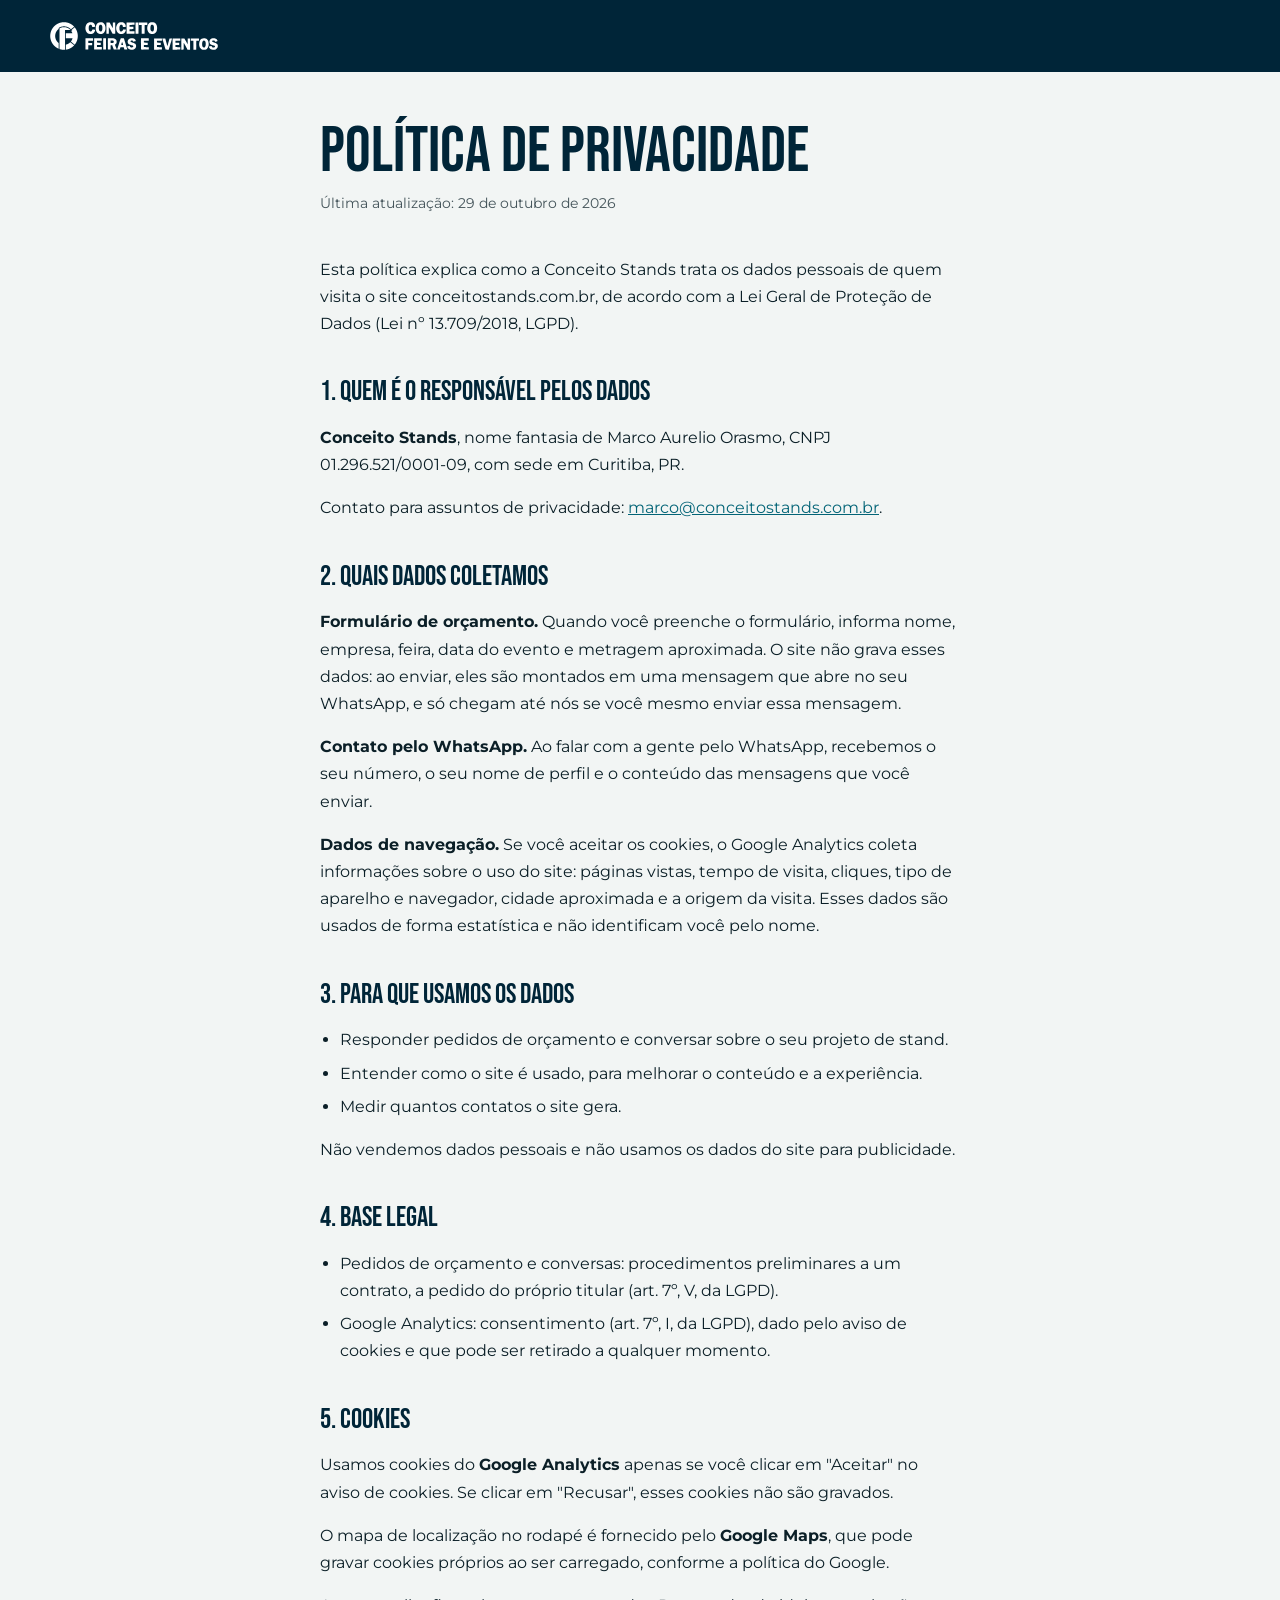
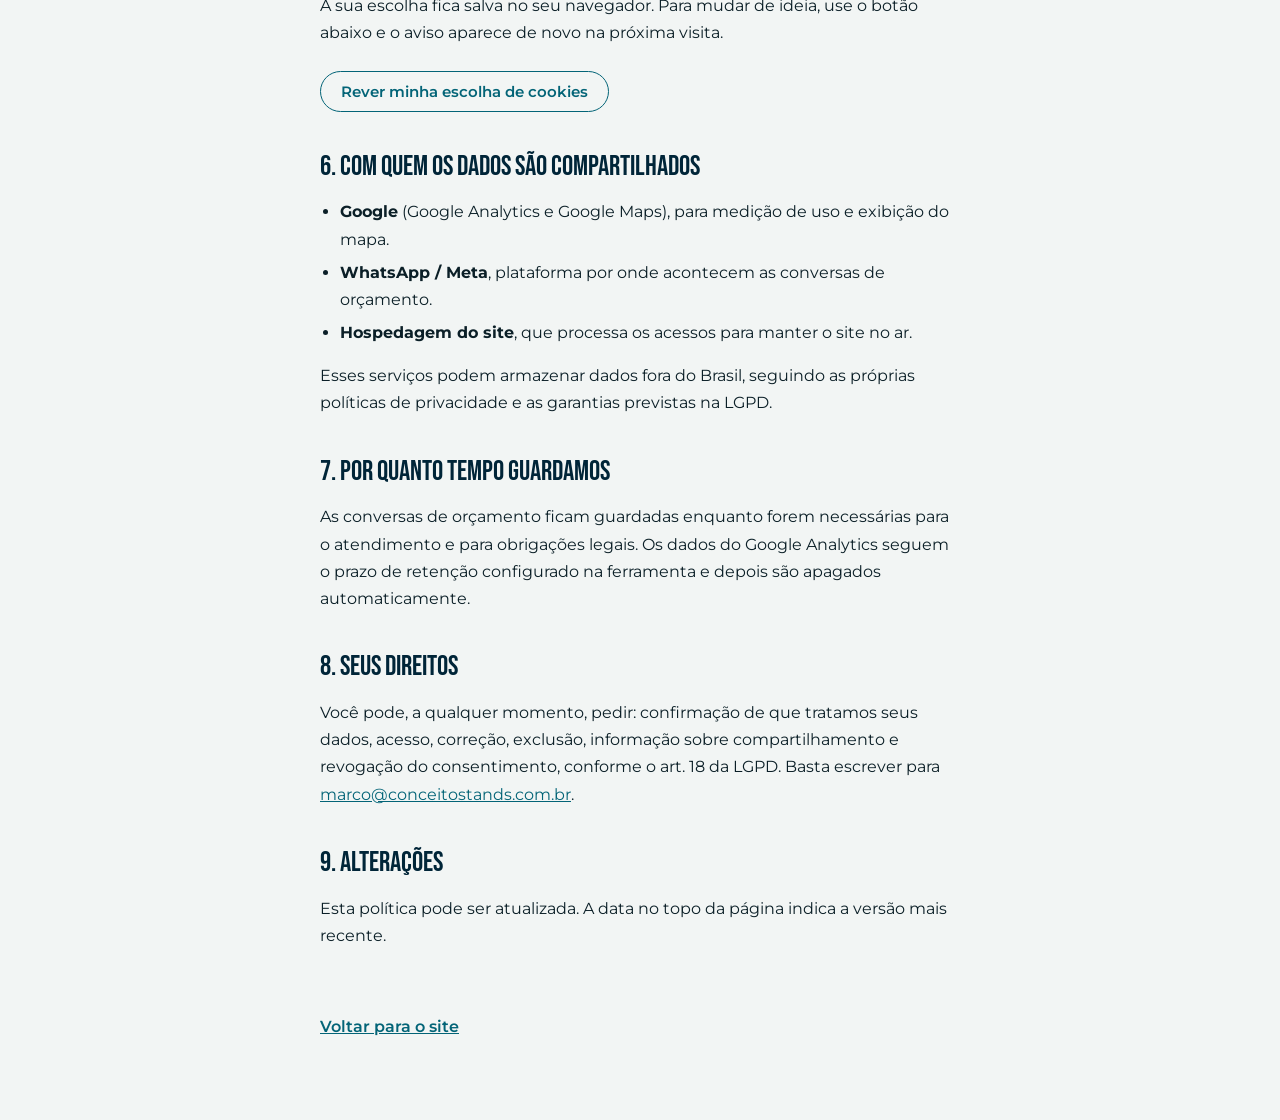
<file: politica-de-privacidade.html>
<!doctype html>
<html lang="pt-BR">
<head>
  <meta charset="UTF-8" />
  <meta name="viewport" content="width=device-width, initial-scale=1" />
  <title>Política de Privacidade | Conceito Stands</title>
  <meta name="description" content="Como a Conceito Stands trata os dados pessoais e os cookies do site conceitostands.com.br, conforme a LGPD." />
  <link rel="canonical" href="https://conceitostands.com.br/politica-de-privacidade.html" />
  <meta name="theme-color" content="#002538" />
  <link rel="icon" href="/assets/brand/favicon/favicon.ico" sizes="any" />
  <link rel="icon" href="/assets/brand/favicon/favicon.svg" type="image/svg+xml" />
  <link rel="stylesheet" href="/assets/brand/css/tokens.css?v=20261029" />
  <style>
    *, *::before, *::after { box-sizing: border-box; }
    html { -webkit-text-size-adjust: 100%; }
    body {
      margin: 0;
      background: var(--color-off-white);
      color: var(--color-text);
      font-family: var(--font-body);
      line-height: 1.7;
    }
    .top { background: var(--color-navy); padding: 20px var(--page-gutter); }
    .top img { display: block; width: 172px; height: auto; }
    main { max-width: 46rem; margin: 0 auto; padding: 48px var(--page-gutter) 80px; }
    h1 {
      margin: 0 0 8px;
      font-family: var(--font-display);
      font-weight: 400;
      font-size: clamp(2.5rem, 8vw, 4rem);
      line-height: 1;
      color: var(--color-navy);
    }
    .updated { margin: 0 0 40px; font-size: 0.875rem; opacity: 0.75; }
    h2 {
      margin: 40px 0 12px;
      font-family: var(--font-display);
      font-weight: 400;
      font-size: 1.75rem;
      line-height: 1.1;
      color: var(--color-navy);
    }
    p, li { font-size: 1rem; }
    ul { padding-left: 1.25rem; }
    li { margin-bottom: 6px; }
    a { color: var(--color-teal); }
    a:focus-visible, button:focus-visible { outline: 2px solid var(--color-teal); outline-offset: 3px; }
    .back { display: inline-block; margin-top: 48px; font-weight: 600; }
    .reset {
      margin-top: 8px;
      padding: 10px 20px;
      border: 1.5px solid var(--color-teal);
      border-radius: 999px;
      background: transparent;
      color: var(--color-teal);
      font: 600 0.9375rem var(--font-body);
      cursor: pointer;
    }
    .reset:hover { background: var(--color-teal); color: var(--color-off-white); }
  </style>
</head>
<body>
  <header class="top">
    <a href="/" aria-label="Conceito Feiras e Eventos, página inicial">
      <img src="/assets/brand/logo/svg/logo-horizontal-branca.svg" alt="Conceito Feiras e Eventos" width="172" height="32" />
    </a>
  </header>

  <main>
    <h1>Política de Privacidade</h1>
    <p class="updated">Última atualização: 29 de outubro de 2026</p>

    <p>Esta política explica como a Conceito Stands trata os dados pessoais de quem visita o site conceitostands.com.br, de acordo com a Lei Geral de Proteção de Dados (Lei nº 13.709/2018, LGPD).</p>

    <h2>1. Quem é o responsável pelos dados</h2>
    <p><strong>Conceito Stands</strong>, nome fantasia de Marco Aurelio Orasmo, CNPJ 01.296.521/0001-09, com sede em Curitiba, PR.</p>
    <p>Contato para assuntos de privacidade: <a href="mailto:marco@conceitostands.com.br">marco@conceitostands.com.br</a>.</p>

    <h2>2. Quais dados coletamos</h2>
    <p><strong>Formulário de orçamento.</strong> Quando você preenche o formulário, informa nome, empresa, feira, data do evento e metragem aproximada. O site não grava esses dados: ao enviar, eles são montados em uma mensagem que abre no seu WhatsApp, e só chegam até nós se você mesmo enviar essa mensagem.</p>
    <p><strong>Contato pelo WhatsApp.</strong> Ao falar com a gente pelo WhatsApp, recebemos o seu número, o seu nome de perfil e o conteúdo das mensagens que você enviar.</p>
    <p><strong>Dados de navegação.</strong> Se você aceitar os cookies, o Google Analytics coleta informações sobre o uso do site: páginas vistas, tempo de visita, cliques, tipo de aparelho e navegador, cidade aproximada e a origem da visita. Esses dados são usados de forma estatística e não identificam você pelo nome.</p>

    <h2>3. Para que usamos os dados</h2>
    <ul>
      <li>Responder pedidos de orçamento e conversar sobre o seu projeto de stand.</li>
      <li>Entender como o site é usado, para melhorar o conteúdo e a experiência.</li>
      <li>Medir quantos contatos o site gera.</li>
    </ul>
    <p>Não vendemos dados pessoais e não usamos os dados do site para publicidade.</p>

    <h2>4. Base legal</h2>
    <ul>
      <li>Pedidos de orçamento e conversas: procedimentos preliminares a um contrato, a pedido do próprio titular (art. 7º, V, da LGPD).</li>
      <li>Google Analytics: consentimento (art. 7º, I, da LGPD), dado pelo aviso de cookies e que pode ser retirado a qualquer momento.</li>
    </ul>

    <h2>5. Cookies</h2>
    <p>Usamos cookies do <strong>Google Analytics</strong> apenas se você clicar em "Aceitar" no aviso de cookies. Se clicar em "Recusar", esses cookies não são gravados.</p>
    <p>O mapa de localização no rodapé é fornecido pelo <strong>Google Maps</strong>, que pode gravar cookies próprios ao ser carregado, conforme a política do Google.</p>
    <p>A sua escolha fica salva no seu navegador. Para mudar de ideia, use o botão abaixo e o aviso aparece de novo na próxima visita.</p>
    <button class="reset" type="button" id="reset-consent">Rever minha escolha de cookies</button>
    <p id="reset-msg" role="status" aria-live="polite"></p>

    <h2>6. Com quem os dados são compartilhados</h2>
    <ul>
      <li><strong>Google</strong> (Google Analytics e Google Maps), para medição de uso e exibição do mapa.</li>
      <li><strong>WhatsApp / Meta</strong>, plataforma por onde acontecem as conversas de orçamento.</li>
      <li><strong>Hospedagem do site</strong>, que processa os acessos para manter o site no ar.</li>
    </ul>
    <p>Esses serviços podem armazenar dados fora do Brasil, seguindo as próprias políticas de privacidade e as garantias previstas na LGPD.</p>

    <h2>7. Por quanto tempo guardamos</h2>
    <p>As conversas de orçamento ficam guardadas enquanto forem necessárias para o atendimento e para obrigações legais. Os dados do Google Analytics seguem o prazo de retenção configurado na ferramenta e depois são apagados automaticamente.</p>

    <h2>8. Seus direitos</h2>
    <p>Você pode, a qualquer momento, pedir: confirmação de que tratamos seus dados, acesso, correção, exclusão, informação sobre compartilhamento e revogação do consentimento, conforme o art. 18 da LGPD. Basta escrever para <a href="mailto:marco@conceitostands.com.br">marco@conceitostands.com.br</a>.</p>

    <h2>9. Alterações</h2>
    <p>Esta política pode ser atualizada. A data no topo da página indica a versão mais recente.</p>

    <a class="back" href="/">Voltar para o site</a>
  </main>

  <script>
    (function () {
      var btn = document.getElementById("reset-consent");
      var msg = document.getElementById("reset-msg");
      if (!btn) return;
      btn.addEventListener("click", function () {
        try { localStorage.removeItem("cs-consent"); } catch (e) {}
        if (msg) msg.textContent = "Pronto. O aviso de cookies vai aparecer de novo na página inicial.";
      });
    })();
  </script>
</body>
</html>
</file>
<file: assets/brand/css/tokens.css>
/* Conceito: fontes locais OFL. WOFF2 com subset latino primeiro, TTF só como fallback. */
@font-face { font-family: 'Bebas Neue'; src: url('fonts/BebasNeue-Regular-latin.woff2') format('woff2'), url('fonts/BebasNeue-Regular.ttf') format('truetype'); font-weight: 400; font-display: swap; }
@font-face { font-family: 'Montserrat'; src: url('fonts/Montserrat-latin.woff2') format('woff2-variations'), url('fonts/Montserrat-latin.woff2') format('woff2'), url('fonts/Montserrat.ttf') format('truetype'); font-weight: 100 900; font-display: swap; }
:root {
  --color-navy: #002538;
  --color-navy-deck: #00323D;
  --color-teal: #036477;
  --color-teal-medium: #30807D;
  --color-mint: #79BAA6;
  --color-off-white: #F2F5F4;
  --color-text: #0B1F27;
  --color-white: #FFFFFF;
  --color-bg: var(--color-off-white);
  --color-surface: var(--color-white);
  --color-primary: var(--color-teal);
  --color-primary-hover: var(--color-navy);
  /* Em seções navy o hover para navy some: use este no fundo escuro. */
  --color-primary-hover-on-dark: var(--color-teal-medium);
  --color-accent: var(--color-mint);
  --color-border: var(--color-teal-medium);
  --color-focus-light: var(--color-navy);
  --color-focus-dark: var(--color-mint);
  --color-text-dark: var(--color-off-white);
  --font-display: 'Bebas Neue', sans-serif;
  --font-body: 'Montserrat', sans-serif;
  --text-h1: 3rem;
  --weight-h1: 400;
  --leading-h1: 1.00;
  --tracking-h1: 0.01em;
  --text-h2: 2.5rem;
  --weight-h2: 400;
  --leading-h2: 1.05;
  --tracking-h2: 0.01em;
  --text-h3: 2rem;
  --weight-h3: 400;
  --leading-h3: 1.10;
  --tracking-h3: 0.01em;
  --text-h4: 1.75rem;
  --weight-h4: 400;
  --leading-h4: 1.15;
  --tracking-h4: 0.01em;
  --text-h5: 1.5rem;
  --weight-h5: 400;
  --leading-h5: 1.15;
  --tracking-h5: 0.01em;
  --text-h6: 1.375rem;
  --weight-h6: 400;
  --leading-h6: 1.20;
  --tracking-h6: 0.01em;
  --text-body: 1rem;
  --weight-body: 400;
  --leading-body: 1.65;
  --tracking-body: 0;
  --text-lead: 1.125rem;
  --weight-lead: 500;
  --leading-lead: 1.55;
  --tracking-lead: 0;
  --text-caption: 0.75rem;
  --weight-caption: 500;
  --leading-caption: 1.50;
  --tracking-caption: 0.01em;
  --text-button: 0.875rem;
  --weight-button: 600;
  --leading-button: 1.20;
  --tracking-button: 0.02em;
  --text-eyebrow: 0.75rem;
  --weight-eyebrow: 600;
  --leading-eyebrow: 1.40;
  --tracking-eyebrow: 0.12em;
  --space-1: .25rem;
  --space-2: .5rem;
  --space-3: .75rem;
  --space-4: 1rem;
  --space-6: 1.5rem;
  --space-8: 2rem;
  --space-12: 3rem;
  --space-16: 4rem;
  --space-24: 6rem;
  --space-32: 8rem;
  --section-space: 4rem;
  --page-gutter: 1.25rem;
  --content-max: 75rem;
  --radius-none: 0;
  --radius-sm: .25rem;
  --radius-card: .5rem;
  --radius-pill: 999px;
  /* Sombras derivadas de navy #002538 com transparência. */
  --shadow-card: 0 8px 24px rgb(0 37 56 / .12);
  --shadow-header: 0 2px 12px rgb(0 37 56 / .08);
  --transition-fast: 160ms ease;
  --transition-base: 240ms ease;
  --transition-photo: 400ms ease;
  --control-min: 3rem;
  --focus-width: 3px;
  --focus-offset: 3px;
  --photo-base-opacity: .78;
  --photo-gallery-saturation: 1;
}
@media (min-width: 64rem) {
  :root {
    --text-h1: 6rem;
    --text-h2: 4rem;
    --text-h3: 2.75rem;
    --text-h4: 2rem;
    --text-h5: 1.625rem;
    --text-h6: 1.375rem;
    --text-body: 1rem;
    --text-lead: 1.25rem;
    --text-caption: 0.75rem;
    --text-button: 0.875rem;
    --text-eyebrow: 0.75rem;
    --section-space: 7.5rem;
    --page-gutter: 3rem;
  }
}
@media (prefers-reduced-motion: reduce) {
  :root { --transition-fast: 0ms; --transition-base: 0ms; --transition-photo: 0ms; }
}
</file>
